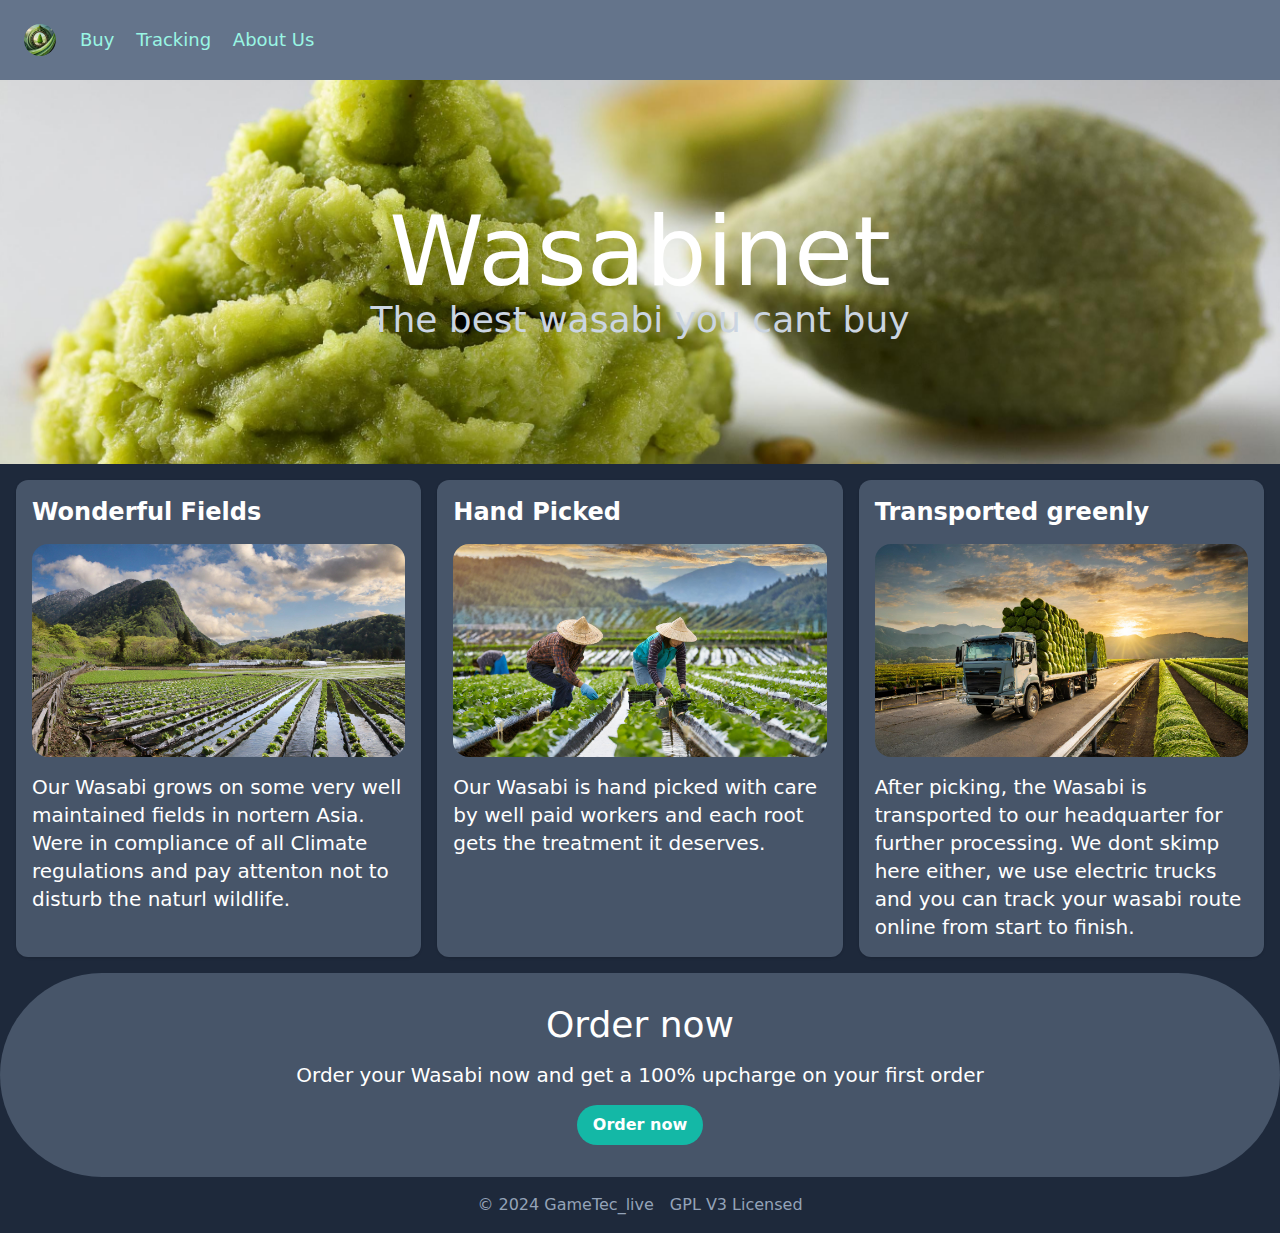
<file: index.html>
<!DOCTYPE html>
<html lang="en">

<head>
    <meta charset="UTF-8">
    <meta name="viewport" content="width=device-width, initial-scale=1.0">
    <title>Wasabinet</title>
    <link rel="stylesheet" href="style.css">
    <link rel="icon" href="images/logo.jpg" type="image/x-icon">
</head>

<body class="bg-slate-800 text-white">
    <nav class="flex items-center justify-between flex-wrap bg-slate-500 p-6">
        <div class="flex items-center flex-shrink-0 text-white mr-6">
            <a href="/">
                <img class="h-8 w-8 rounded-full" src="/images/logo.jpg" alt="Logo">
            </a>
        </div>
        <div class="w-full block flex-grow lg:flex lg:items-center lg:w-auto">
            <div class="text-lg lg:flex-grow">
                <a href="buy.html" class="block mt-4 lg:inline-block lg:mt-0 text-teal-200 hover:text-white mr-4">
                    Buy
                </a>
                <a href="track.html" class="block mt-4 lg:inline-block lg:mt-0 text-teal-200 hover:text-white mr-4">
                    Tracking
                </a>
                <a href="about-us.html" class="block mt-4 lg:inline-block lg:mt-0 text-teal-200 hover:text-white">
                    About Us
                </a>
            </div>
        </div>
    </nav>
    <div class="relative">
        <div class="carousel relative h-96">
            <img class="transition duration-1000 opacity-0 absolute object-cover w-full h-full" src="images/wasabi1.jpg" alt="wasabi1">
            <img class="transition duration-1000 opacity-0 absolute object-cover w-full h-full" src="images/wasabi2.jpg" alt="wasabi2">
            <img class="transition duration-1000 opacity-0 absolute object-cover w-full h-full" src="images/wasabi3.jpg" alt="wasabi3">
            <img class="transition duration-1000 opacity-0 absolute object-cover w-full h-full" src="images/wasabi4.jpg" alt="wasabi4">
        </div>
        <div class="absolute top-0 left-0 w-full h-full flex flex-col items-center justify-center">
            <h1 class="text-4xl md:text-8xl">Wasabinet</h1>
            <h2 class="text-2xl text-slate-300 md:text-4xl">The best wasabi you cant buy</h2>
        </div>
    </div>

    <div class="grid grid-cols-1 sm:grid-cols-2 md:grid-cols-3 gap-4 p-4">
        <div class="card">
            <h2 class="text-2xl font-bold text-white mb-4">Wonderful Fields</h2>
            <img class="rounded-2xl mb-4" src="images/wasabi-field.jpg" alt="Image Description">
            <p class="text-white text-xl">Our Wasabi grows on some very well maintained fields in nortern Asia. Were in compliance of all Climate regulations and pay attenton not to disturb the naturl wildlife.</p>
        </div>
        <div class="card">
            <h2 class="text-2xl font-bold text-white mb-4">Hand Picked</h2>
            <img class="rounded-2xl mb-4" src="images/wasabi-farmers.jpg" alt="Image Description">
            <p class="text-white text-xl">Our Wasabi is hand picked with care by well paid workers and each root gets the treatment it deserves.</p>
        </div>
        <div class="card">
            <h2 class="text-2xl font-bold text-white mb-4">Transported greenly</h2>
            <img class="rounded-2xl mb-4" src="images/wasabi-truck.jpg" alt="Image Description">
            <p class="text-white text-xl">After picking, the Wasabi is transported to our headquarter for further processing. We dont skimp here either, we use electric trucks and you can track your wasabi route online from start to finish.</p>
        </div>
    </div>

    <div class="bg-slate-600 p-8 rounded-full">
        <h2 class="text-4xl text-center text-white mb-4">Order now</h2>
        <p class="text-center text-white text-xl">Order your Wasabi now and get a 100% upcharge on your first order</p>
        <div class="flex justify-center mt-4">
            <a href="buy" class="bg-teal-500 hover:bg-teal-700 text-white font-bold py-2 px-4 rounded-full">Order now</a>
        </div>
    </div>

    <footer class="text-center text-slate-400 py-4 flex justify-center px-8 space-x-4">
        <p>© 2024 GameTec_live</p>
        <a href="https://www.gnu.org/licenses/gpl-3.0.en.html" class="text-slate-400">GPL V3 Licensed</a>
    </footer>
</body>

<script>
    let carouselImages = Array.from(document.querySelector('.carousel').children);
    let currentIndex = 0;

    function updateCarousel() {
        carouselImages.forEach((img, index) => {
            if (index === currentIndex) {
                img.classList.remove('opacity-0');
                img.classList.add('opacity-100');
            } else {
                img.classList.remove('opacity-100');
                img.classList.add('opacity-0');
            }
        });

        currentIndex = (currentIndex + 1) % carouselImages.length;
    }

    setInterval(updateCarousel, 4000); // Change image every 4 seconds
    updateCarousel(); // Initial update
</script>
</html>
</file>
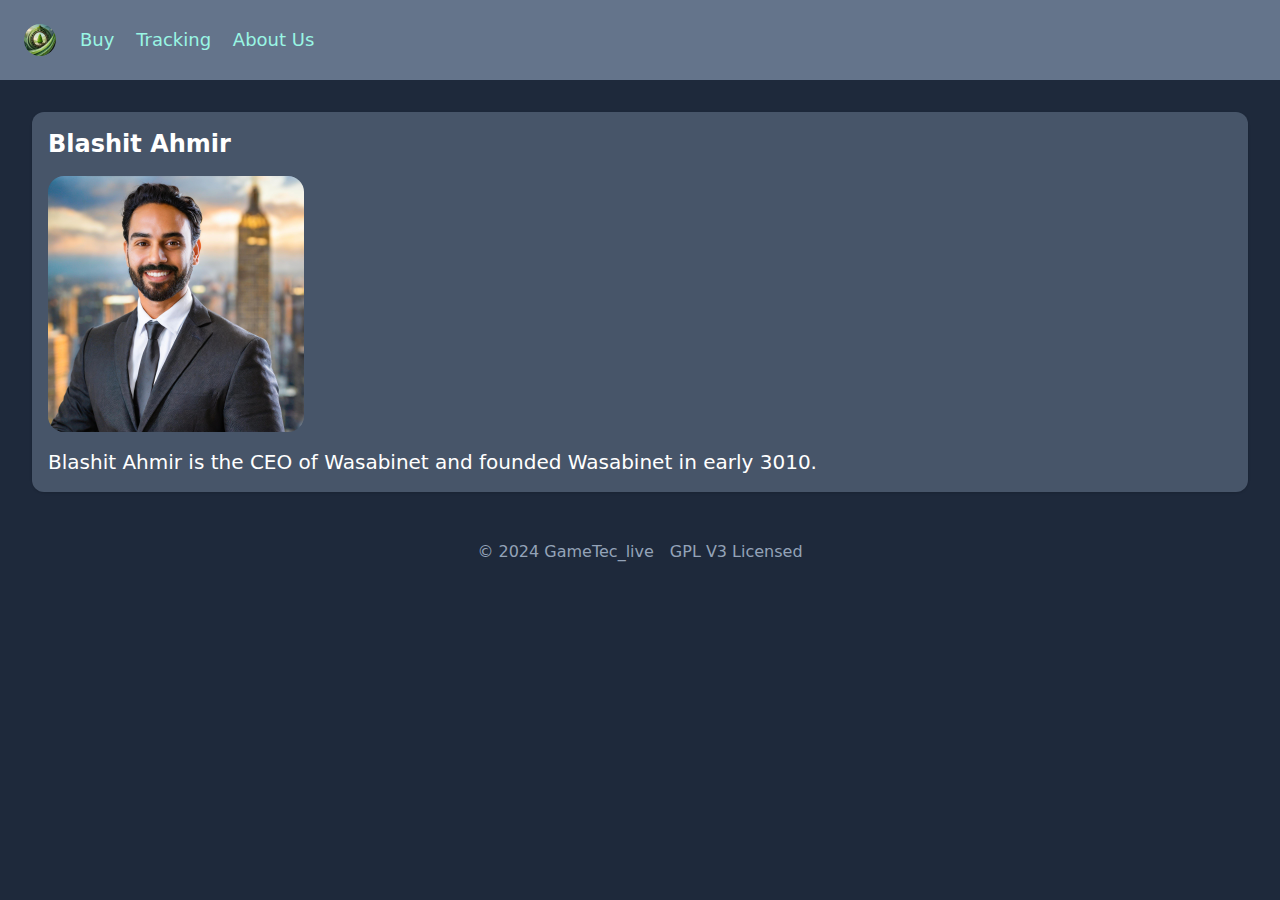
<file: about-us.html>
<!DOCTYPE html>
<html lang="en">

<head>
    <meta charset="UTF-8">
    <meta name="viewport" content="width=device-width, initial-scale=1.0">
    <title>Wasabinet - Order</title>
    <link rel="stylesheet" href="style.css">
    <link rel="icon" href="images/logo.jpg" type="image/x-icon">
</head>

<body class="bg-slate-800 text-white">
    <nav class="flex items-center justify-between flex-wrap bg-slate-500 p-6">
        <div class="flex items-center flex-shrink-0 text-white mr-6">
            <a href="/">
                <img class="h-8 w-8 rounded-full" src="images/logo.jpg" alt="Logo">
            </a>
        </div>
        <div class="w-full block flex-grow lg:flex lg:items-center lg:w-auto">
            <div class="text-lg lg:flex-grow">
                <a href="buy.html" class="block mt-4 lg:inline-block lg:mt-0 text-teal-200 hover:text-white mr-4">
                    Buy
                </a>
                <a href="track.html" class="block mt-4 lg:inline-block lg:mt-0 text-teal-200 hover:text-white mr-4">
                    Tracking
                </a>
                <a href="about-us.html" class="block mt-4 lg:inline-block lg:mt-0 text-teal-200 hover:text-white">
                    About Us
                </a>
            </div>
        </div>
    </nav>

    <div class="card m-8 w-24">
        <h2 class="text-2xl font-bold text-white mb-4">Blashit Ahmir</h2>
        <img class="rounded-2xl mb-4 h-64" src="images/ceo.jpg" alt="CEO">
        <p class="text-white text-xl">Blashit Ahmir is the CEO of Wasabinet and founded Wasabinet in early 3010.</p>
    </div>


    <footer class="text-center text-slate-400 py-4 flex justify-center px-8 space-x-4">
        <p>© 2024 GameTec_live</p>
        <a href="https://www.gnu.org/licenses/gpl-3.0.en.html" class="text-slate-400">GPL V3 Licensed</a>
    </footer>
</body>

</html>
</file>
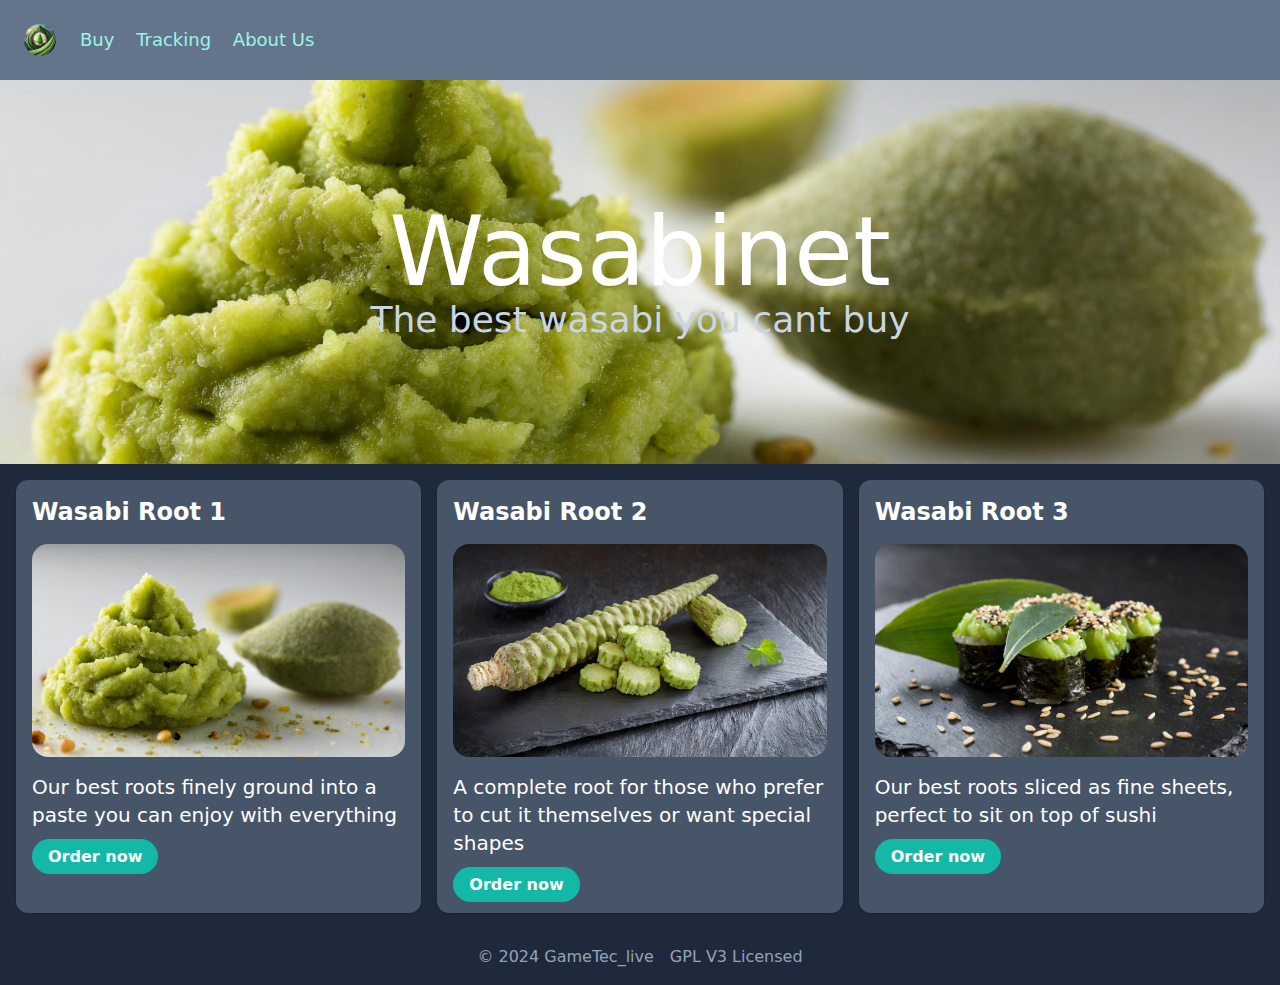
<file: buy.html>
<!DOCTYPE html>
<html lang="en">

<head>
    <meta charset="UTF-8">
    <meta name="viewport" content="width=device-width, initial-scale=1.0">
    <title>Wasabinet - Order</title>
    <link rel="stylesheet" href="style.css">
    <link rel="icon" href="images/logo.jpg" type="image/x-icon">
</head>

<body class="bg-slate-800 text-white">
    <nav class="flex items-center justify-between flex-wrap bg-slate-500 p-6">
        <div class="flex items-center flex-shrink-0 text-white mr-6">
            <a href="/">
                <img class="h-8 w-8 rounded-full" src="images/logo.jpg" alt="Logo">
            </a>
        </div>
        <div class="w-full block flex-grow lg:flex lg:items-center lg:w-auto">
            <div class="text-lg lg:flex-grow">
                <a href="buy.html" class="block mt-4 lg:inline-block lg:mt-0 text-teal-200 hover:text-white mr-4">
                    Buy
                </a>
                <a href="track.html" class="block mt-4 lg:inline-block lg:mt-0 text-teal-200 hover:text-white mr-4">
                    Tracking
                </a>
                <a href="about-us.html" class="block mt-4 lg:inline-block lg:mt-0 text-teal-200 hover:text-white">
                    About Us
                </a>
            </div>
        </div>
    </nav>
    <div class="relative">
        <div class="carousel relative h-96">
            <img class="transition duration-1000 opacity-0 absolute object-cover w-full h-full" src="images/wasabi1.jpg" alt="wasabi1">
            <img class="transition duration-1000 opacity-0 absolute object-cover w-full h-full" src="images/wasabi2.jpg" alt="wasabi2">
            <img class="transition duration-1000 opacity-0 absolute object-cover w-full h-full" src="images/wasabi3.jpg" alt="wasabi3">
            <img class="transition duration-1000 opacity-0 absolute object-cover w-full h-full" src="images/wasabi4.jpg" alt="wasabi4">
        </div>
        <div class="absolute top-0 left-0 w-full h-full flex flex-col items-center justify-center">
            <h1 class="text-4xl md:text-8xl">Wasabinet</h1>
            <h2 class="text-2xl text-slate-300 md:text-4xl">The best wasabi you cant buy</h2>
        </div>
    </div>

    <div class="grid grid-cols-1 sm:grid-cols-2 md:grid-cols-3 gap-4 p-4">
        <div class="card">
            <h2 class="text-2xl font-bold text-white mb-4">Wasabi Root 1</h2>
            <img class="rounded-2xl mb-4" src="images/wasabi1.jpg" alt="Wasabi Root 1">
            <p class="text-white text-xl mb-4">Our best roots finely ground into a paste you can enjoy with everything</p>
            <a href="order?product=wasabi1" class="bg-teal-500 hover:bg-teal-700 text-white font-bold py-2 px-4 rounded-full">Order now</a>
        </div>
        <div class="card">
            <h2 class="text-2xl font-bold text-white mb-4">Wasabi Root 2</h2>
            <img class="rounded-2xl mb-4" src="images/wasabi2.jpg" alt="Wasabi Root 2">
            <p class="text-white text-xl mb-4">A complete root for those who prefer to cut it themselves or want special shapes</p>
            <a href="order?product=wasabi2" class="bg-teal-500 hover:bg-teal-700 text-white font-bold py-2 px-4 rounded-full">Order now</a>
        </div>
        <div class="card">
            <h2 class="text-2xl font-bold text-white mb-4">Wasabi Root 3</h2>
            <img class="rounded-2xl mb-4" src="images/wasabi3.jpg" alt="Wasabi Root 3">
            <p class="text-white text-xl mb-4">Our best roots sliced as fine sheets, perfect to sit on top of sushi</p>
            <a href="order?product=wasabi3" class="bg-teal-500 hover:bg-teal-700 text-white font-bold py-2 px-4 rounded-full">Order now</a>
        </div>
    </div>

    <footer class="text-center text-slate-400 py-4 flex justify-center px-8 space-x-4">
        <p>© 2024 GameTec_live</p>
        <a href="https://www.gnu.org/licenses/gpl-3.0.en.html" class="text-slate-400">GPL V3 Licensed</a>
    </footer>
</body>

<script>
    let carouselImages = Array.from(document.querySelector('.carousel').children);
    let currentIndex = 0;

    function updateCarousel() {
        carouselImages.forEach((img, index) => {
            if (index === currentIndex) {
                img.classList.remove('opacity-0');
                img.classList.add('opacity-100');
            } else {
                img.classList.remove('opacity-100');
                img.classList.add('opacity-0');
            }
        });

        currentIndex = (currentIndex + 1) % carouselImages.length;
    }

    setInterval(updateCarousel, 4000); // Change image every 4 seconds
    updateCarousel(); // Initial update
</script>
</html>
</file>
<file: style.css>
/*
! tailwindcss v3.4.1 | MIT License | https://tailwindcss.com
*/

/*
1. Prevent padding and border from affecting element width. (https://github.com/mozdevs/cssremedy/issues/4)
2. Allow adding a border to an element by just adding a border-width. (https://github.com/tailwindcss/tailwindcss/pull/116)
*/

*,
::before,
::after {
  box-sizing: border-box;
  /* 1 */
  border-width: 0;
  /* 2 */
  border-style: solid;
  /* 2 */
  border-color: #e5e7eb;
  /* 2 */
}

::before,
::after {
  --tw-content: '';
}

/*
1. Use a consistent sensible line-height in all browsers.
2. Prevent adjustments of font size after orientation changes in iOS.
3. Use a more readable tab size.
4. Use the user's configured `sans` font-family by default.
5. Use the user's configured `sans` font-feature-settings by default.
6. Use the user's configured `sans` font-variation-settings by default.
7. Disable tap highlights on iOS
*/

html,
:host {
  line-height: 1.5;
  /* 1 */
  -webkit-text-size-adjust: 100%;
  /* 2 */
  -moz-tab-size: 4;
  /* 3 */
  -o-tab-size: 4;
     tab-size: 4;
  /* 3 */
  font-family: ui-sans-serif, system-ui, sans-serif, "Apple Color Emoji", "Segoe UI Emoji", "Segoe UI Symbol", "Noto Color Emoji";
  /* 4 */
  font-feature-settings: normal;
  /* 5 */
  font-variation-settings: normal;
  /* 6 */
  -webkit-tap-highlight-color: transparent;
  /* 7 */
}

/*
1. Remove the margin in all browsers.
2. Inherit line-height from `html` so users can set them as a class directly on the `html` element.
*/

body {
  margin: 0;
  /* 1 */
  line-height: inherit;
  /* 2 */
}

/*
1. Add the correct height in Firefox.
2. Correct the inheritance of border color in Firefox. (https://bugzilla.mozilla.org/show_bug.cgi?id=190655)
3. Ensure horizontal rules are visible by default.
*/

hr {
  height: 0;
  /* 1 */
  color: inherit;
  /* 2 */
  border-top-width: 1px;
  /* 3 */
}

/*
Add the correct text decoration in Chrome, Edge, and Safari.
*/

abbr:where([title]) {
  -webkit-text-decoration: underline dotted;
          text-decoration: underline dotted;
}

/*
Remove the default font size and weight for headings.
*/

h1,
h2,
h3,
h4,
h5,
h6 {
  font-size: inherit;
  font-weight: inherit;
}

/*
Reset links to optimize for opt-in styling instead of opt-out.
*/

a {
  color: inherit;
  text-decoration: inherit;
}

/*
Add the correct font weight in Edge and Safari.
*/

b,
strong {
  font-weight: bolder;
}

/*
1. Use the user's configured `mono` font-family by default.
2. Use the user's configured `mono` font-feature-settings by default.
3. Use the user's configured `mono` font-variation-settings by default.
4. Correct the odd `em` font sizing in all browsers.
*/

code,
kbd,
samp,
pre {
  font-family: ui-monospace, SFMono-Regular, Menlo, Monaco, Consolas, "Liberation Mono", "Courier New", monospace;
  /* 1 */
  font-feature-settings: normal;
  /* 2 */
  font-variation-settings: normal;
  /* 3 */
  font-size: 1em;
  /* 4 */
}

/*
Add the correct font size in all browsers.
*/

small {
  font-size: 80%;
}

/*
Prevent `sub` and `sup` elements from affecting the line height in all browsers.
*/

sub,
sup {
  font-size: 75%;
  line-height: 0;
  position: relative;
  vertical-align: baseline;
}

sub {
  bottom: -0.25em;
}

sup {
  top: -0.5em;
}

/*
1. Remove text indentation from table contents in Chrome and Safari. (https://bugs.chromium.org/p/chromium/issues/detail?id=999088, https://bugs.webkit.org/show_bug.cgi?id=201297)
2. Correct table border color inheritance in all Chrome and Safari. (https://bugs.chromium.org/p/chromium/issues/detail?id=935729, https://bugs.webkit.org/show_bug.cgi?id=195016)
3. Remove gaps between table borders by default.
*/

table {
  text-indent: 0;
  /* 1 */
  border-color: inherit;
  /* 2 */
  border-collapse: collapse;
  /* 3 */
}

/*
1. Change the font styles in all browsers.
2. Remove the margin in Firefox and Safari.
3. Remove default padding in all browsers.
*/

button,
input,
optgroup,
select,
textarea {
  font-family: inherit;
  /* 1 */
  font-feature-settings: inherit;
  /* 1 */
  font-variation-settings: inherit;
  /* 1 */
  font-size: 100%;
  /* 1 */
  font-weight: inherit;
  /* 1 */
  line-height: inherit;
  /* 1 */
  color: inherit;
  /* 1 */
  margin: 0;
  /* 2 */
  padding: 0;
  /* 3 */
}

/*
Remove the inheritance of text transform in Edge and Firefox.
*/

button,
select {
  text-transform: none;
}

/*
1. Correct the inability to style clickable types in iOS and Safari.
2. Remove default button styles.
*/

button,
[type='button'],
[type='reset'],
[type='submit'] {
  -webkit-appearance: button;
  /* 1 */
  background-color: transparent;
  /* 2 */
  background-image: none;
  /* 2 */
}

/*
Use the modern Firefox focus style for all focusable elements.
*/

:-moz-focusring {
  outline: auto;
}

/*
Remove the additional `:invalid` styles in Firefox. (https://github.com/mozilla/gecko-dev/blob/2f9eacd9d3d995c937b4251a5557d95d494c9be1/layout/style/res/forms.css#L728-L737)
*/

:-moz-ui-invalid {
  box-shadow: none;
}

/*
Add the correct vertical alignment in Chrome and Firefox.
*/

progress {
  vertical-align: baseline;
}

/*
Correct the cursor style of increment and decrement buttons in Safari.
*/

::-webkit-inner-spin-button,
::-webkit-outer-spin-button {
  height: auto;
}

/*
1. Correct the odd appearance in Chrome and Safari.
2. Correct the outline style in Safari.
*/

[type='search'] {
  -webkit-appearance: textfield;
  /* 1 */
  outline-offset: -2px;
  /* 2 */
}

/*
Remove the inner padding in Chrome and Safari on macOS.
*/

::-webkit-search-decoration {
  -webkit-appearance: none;
}

/*
1. Correct the inability to style clickable types in iOS and Safari.
2. Change font properties to `inherit` in Safari.
*/

::-webkit-file-upload-button {
  -webkit-appearance: button;
  /* 1 */
  font: inherit;
  /* 2 */
}

/*
Add the correct display in Chrome and Safari.
*/

summary {
  display: list-item;
}

/*
Removes the default spacing and border for appropriate elements.
*/

blockquote,
dl,
dd,
h1,
h2,
h3,
h4,
h5,
h6,
hr,
figure,
p,
pre {
  margin: 0;
}

fieldset {
  margin: 0;
  padding: 0;
}

legend {
  padding: 0;
}

ol,
ul,
menu {
  list-style: none;
  margin: 0;
  padding: 0;
}

/*
Reset default styling for dialogs.
*/

dialog {
  padding: 0;
}

/*
Prevent resizing textareas horizontally by default.
*/

textarea {
  resize: vertical;
}

/*
1. Reset the default placeholder opacity in Firefox. (https://github.com/tailwindlabs/tailwindcss/issues/3300)
2. Set the default placeholder color to the user's configured gray 400 color.
*/

input::-moz-placeholder, textarea::-moz-placeholder {
  opacity: 1;
  /* 1 */
  color: #9ca3af;
  /* 2 */
}

input::placeholder,
textarea::placeholder {
  opacity: 1;
  /* 1 */
  color: #9ca3af;
  /* 2 */
}

/*
Set the default cursor for buttons.
*/

button,
[role="button"] {
  cursor: pointer;
}

/*
Make sure disabled buttons don't get the pointer cursor.
*/

:disabled {
  cursor: default;
}

/*
1. Make replaced elements `display: block` by default. (https://github.com/mozdevs/cssremedy/issues/14)
2. Add `vertical-align: middle` to align replaced elements more sensibly by default. (https://github.com/jensimmons/cssremedy/issues/14#issuecomment-634934210)
   This can trigger a poorly considered lint error in some tools but is included by design.
*/

img,
svg,
video,
canvas,
audio,
iframe,
embed,
object {
  display: block;
  /* 1 */
  vertical-align: middle;
  /* 2 */
}

/*
Constrain images and videos to the parent width and preserve their intrinsic aspect ratio. (https://github.com/mozdevs/cssremedy/issues/14)
*/

img,
video {
  max-width: 100%;
  height: auto;
}

/* Make elements with the HTML hidden attribute stay hidden by default */

[hidden] {
  display: none;
}

*, ::before, ::after {
  --tw-border-spacing-x: 0;
  --tw-border-spacing-y: 0;
  --tw-translate-x: 0;
  --tw-translate-y: 0;
  --tw-rotate: 0;
  --tw-skew-x: 0;
  --tw-skew-y: 0;
  --tw-scale-x: 1;
  --tw-scale-y: 1;
  --tw-pan-x:  ;
  --tw-pan-y:  ;
  --tw-pinch-zoom:  ;
  --tw-scroll-snap-strictness: proximity;
  --tw-gradient-from-position:  ;
  --tw-gradient-via-position:  ;
  --tw-gradient-to-position:  ;
  --tw-ordinal:  ;
  --tw-slashed-zero:  ;
  --tw-numeric-figure:  ;
  --tw-numeric-spacing:  ;
  --tw-numeric-fraction:  ;
  --tw-ring-inset:  ;
  --tw-ring-offset-width: 0px;
  --tw-ring-offset-color: #fff;
  --tw-ring-color: rgb(59 130 246 / 0.5);
  --tw-ring-offset-shadow: 0 0 #0000;
  --tw-ring-shadow: 0 0 #0000;
  --tw-shadow: 0 0 #0000;
  --tw-shadow-colored: 0 0 #0000;
  --tw-blur:  ;
  --tw-brightness:  ;
  --tw-contrast:  ;
  --tw-grayscale:  ;
  --tw-hue-rotate:  ;
  --tw-invert:  ;
  --tw-saturate:  ;
  --tw-sepia:  ;
  --tw-drop-shadow:  ;
  --tw-backdrop-blur:  ;
  --tw-backdrop-brightness:  ;
  --tw-backdrop-contrast:  ;
  --tw-backdrop-grayscale:  ;
  --tw-backdrop-hue-rotate:  ;
  --tw-backdrop-invert:  ;
  --tw-backdrop-opacity:  ;
  --tw-backdrop-saturate:  ;
  --tw-backdrop-sepia:  ;
}

::backdrop {
  --tw-border-spacing-x: 0;
  --tw-border-spacing-y: 0;
  --tw-translate-x: 0;
  --tw-translate-y: 0;
  --tw-rotate: 0;
  --tw-skew-x: 0;
  --tw-skew-y: 0;
  --tw-scale-x: 1;
  --tw-scale-y: 1;
  --tw-pan-x:  ;
  --tw-pan-y:  ;
  --tw-pinch-zoom:  ;
  --tw-scroll-snap-strictness: proximity;
  --tw-gradient-from-position:  ;
  --tw-gradient-via-position:  ;
  --tw-gradient-to-position:  ;
  --tw-ordinal:  ;
  --tw-slashed-zero:  ;
  --tw-numeric-figure:  ;
  --tw-numeric-spacing:  ;
  --tw-numeric-fraction:  ;
  --tw-ring-inset:  ;
  --tw-ring-offset-width: 0px;
  --tw-ring-offset-color: #fff;
  --tw-ring-color: rgb(59 130 246 / 0.5);
  --tw-ring-offset-shadow: 0 0 #0000;
  --tw-ring-shadow: 0 0 #0000;
  --tw-shadow: 0 0 #0000;
  --tw-shadow-colored: 0 0 #0000;
  --tw-blur:  ;
  --tw-brightness:  ;
  --tw-contrast:  ;
  --tw-grayscale:  ;
  --tw-hue-rotate:  ;
  --tw-invert:  ;
  --tw-saturate:  ;
  --tw-sepia:  ;
  --tw-drop-shadow:  ;
  --tw-backdrop-blur:  ;
  --tw-backdrop-brightness:  ;
  --tw-backdrop-contrast:  ;
  --tw-backdrop-grayscale:  ;
  --tw-backdrop-hue-rotate:  ;
  --tw-backdrop-invert:  ;
  --tw-backdrop-opacity:  ;
  --tw-backdrop-saturate:  ;
  --tw-backdrop-sepia:  ;
}

.container {
  width: 100%;
}

@media (min-width: 640px) {
  .container {
    max-width: 640px;
  }
}

@media (min-width: 768px) {
  .container {
    max-width: 768px;
  }
}

@media (min-width: 1024px) {
  .container {
    max-width: 1024px;
  }
}

@media (min-width: 1280px) {
  .container {
    max-width: 1280px;
  }
}

@media (min-width: 1536px) {
  .container {
    max-width: 1536px;
  }
}

.card {
  border-radius: 0.75rem;
  --tw-bg-opacity: 1;
  background-color: rgb(71 85 105 / var(--tw-bg-opacity));
  padding: 1rem;
  --tw-shadow: 0 1px 3px 0 rgb(0 0 0 / 0.1), 0 1px 2px -1px rgb(0 0 0 / 0.1);
  --tw-shadow-colored: 0 1px 3px 0 var(--tw-shadow-color), 0 1px 2px -1px var(--tw-shadow-color);
  box-shadow: var(--tw-ring-offset-shadow, 0 0 #0000), var(--tw-ring-shadow, 0 0 #0000), var(--tw-shadow);
}

.sr-only {
  position: absolute;
  width: 1px;
  height: 1px;
  padding: 0;
  margin: -1px;
  overflow: hidden;
  clip: rect(0, 0, 0, 0);
  white-space: nowrap;
  border-width: 0;
}

.not-sr-only {
  position: static;
  width: auto;
  height: auto;
  padding: 0;
  margin: 0;
  overflow: visible;
  clip: auto;
  white-space: normal;
}

.pointer-events-none {
  pointer-events: none;
}

.pointer-events-auto {
  pointer-events: auto;
}

.\!visible {
  visibility: visible !important;
}

.visible {
  visibility: visible;
}

.invisible {
  visibility: hidden;
}

.collapse {
  visibility: collapse;
}

.static {
  position: static;
}

.fixed {
  position: fixed;
}

.absolute {
  position: absolute;
}

.relative {
  position: relative;
}

.sticky {
  position: sticky;
}

.-inset-1 {
  inset: -0.25rem;
}

.inset-0 {
  inset: 0px;
}

.end-1 {
  inset-inline-end: 0.25rem;
}

.left-0 {
  left: 0px;
}

.top-0 {
  top: 0px;
}

.isolate {
  isolation: isolate;
}

.isolation-auto {
  isolation: auto;
}

.row-span-3 {
  grid-row: span 3 / span 3;
}

.float-start {
  float: inline-start;
}

.float-end {
  float: inline-end;
}

.float-right {
  float: right;
}

.float-left {
  float: left;
}

.float-none {
  float: none;
}

.clear-start {
  clear: inline-start;
}

.clear-end {
  clear: inline-end;
}

.clear-left {
  clear: left;
}

.clear-right {
  clear: right;
}

.clear-both {
  clear: both;
}

.clear-none {
  clear: none;
}

.m-16 {
  margin: 4rem;
}

.m-8 {
  margin: 2rem;
}

.mb-4 {
  margin-bottom: 1rem;
}

.mr-4 {
  margin-right: 1rem;
}

.mr-6 {
  margin-right: 1.5rem;
}

.mt-2 {
  margin-top: 0.5rem;
}

.mt-4 {
  margin-top: 1rem;
}

.mb-8 {
  margin-bottom: 2rem;
}

.box-border {
  box-sizing: border-box;
}

.box-content {
  box-sizing: content-box;
}

.line-clamp-none {
  overflow: visible;
  display: block;
  -webkit-box-orient: horizontal;
  -webkit-line-clamp: none;
}

.block {
  display: block;
}

.inline-block {
  display: inline-block;
}

.inline {
  display: inline;
}

.flex {
  display: flex;
}

.inline-flex {
  display: inline-flex;
}

.table {
  display: table;
}

.inline-table {
  display: inline-table;
}

.table-caption {
  display: table-caption;
}

.table-cell {
  display: table-cell;
}

.table-column {
  display: table-column;
}

.table-column-group {
  display: table-column-group;
}

.table-footer-group {
  display: table-footer-group;
}

.table-header-group {
  display: table-header-group;
}

.table-row-group {
  display: table-row-group;
}

.table-row {
  display: table-row;
}

.flow-root {
  display: flow-root;
}

.grid {
  display: grid;
}

.inline-grid {
  display: inline-grid;
}

.\!contents {
  display: contents !important;
}

.contents {
  display: contents;
}

.list-item {
  display: list-item;
}

.hidden {
  display: none;
}

.h-8 {
  height: 2rem;
}

.h-96 {
  height: 24rem;
}

.h-full {
  height: 100%;
}

.h-60 {
  height: 15rem;
}

.h-64 {
  height: 16rem;
}

.w-8 {
  width: 2rem;
}

.w-\[this-is\\\\\] {
  width: this-is\\;
}

.w-\[this-is\] {
  width: this-is;
}

.w-\[weird-and-invalid\] {
  width: weird-and-invalid;
}

.w-full {
  width: 100%;
}

.flex-shrink {
  flex-shrink: 1;
}

.flex-shrink-0 {
  flex-shrink: 0;
}

.shrink {
  flex-shrink: 1;
}

.flex-grow {
  flex-grow: 1;
}

.grow {
  flex-grow: 1;
}

.table-auto {
  table-layout: auto;
}

.table-fixed {
  table-layout: fixed;
}

.caption-top {
  caption-side: top;
}

.caption-bottom {
  caption-side: bottom;
}

.border-collapse {
  border-collapse: collapse;
}

.border-separate {
  border-collapse: separate;
}

.\!transform {
  transform: translate(var(--tw-translate-x), var(--tw-translate-y)) rotate(var(--tw-rotate)) skewX(var(--tw-skew-x)) skewY(var(--tw-skew-y)) scaleX(var(--tw-scale-x)) scaleY(var(--tw-scale-y)) !important;
}

.transform {
  transform: translate(var(--tw-translate-x), var(--tw-translate-y)) rotate(var(--tw-rotate)) skewX(var(--tw-skew-x)) skewY(var(--tw-skew-y)) scaleX(var(--tw-scale-x)) scaleY(var(--tw-scale-y));
}

.transform-cpu {
  transform: translate(var(--tw-translate-x), var(--tw-translate-y)) rotate(var(--tw-rotate)) skewX(var(--tw-skew-x)) skewY(var(--tw-skew-y)) scaleX(var(--tw-scale-x)) scaleY(var(--tw-scale-y));
}

.transform-gpu {
  transform: translate3d(var(--tw-translate-x), var(--tw-translate-y), 0) rotate(var(--tw-rotate)) skewX(var(--tw-skew-x)) skewY(var(--tw-skew-y)) scaleX(var(--tw-scale-x)) scaleY(var(--tw-scale-y));
}

.transform-none {
  transform: none;
}

.touch-auto {
  touch-action: auto;
}

.touch-none {
  touch-action: none;
}

.touch-pan-x {
  --tw-pan-x: pan-x;
  touch-action: var(--tw-pan-x) var(--tw-pan-y) var(--tw-pinch-zoom);
}

.touch-pan-left {
  --tw-pan-x: pan-left;
  touch-action: var(--tw-pan-x) var(--tw-pan-y) var(--tw-pinch-zoom);
}

.touch-pan-right {
  --tw-pan-x: pan-right;
  touch-action: var(--tw-pan-x) var(--tw-pan-y) var(--tw-pinch-zoom);
}

.touch-pan-y {
  --tw-pan-y: pan-y;
  touch-action: var(--tw-pan-x) var(--tw-pan-y) var(--tw-pinch-zoom);
}

.touch-pan-up {
  --tw-pan-y: pan-up;
  touch-action: var(--tw-pan-x) var(--tw-pan-y) var(--tw-pinch-zoom);
}

.touch-pan-down {
  --tw-pan-y: pan-down;
  touch-action: var(--tw-pan-x) var(--tw-pan-y) var(--tw-pinch-zoom);
}

.touch-pinch-zoom {
  --tw-pinch-zoom: pinch-zoom;
  touch-action: var(--tw-pan-x) var(--tw-pan-y) var(--tw-pinch-zoom);
}

.touch-manipulation {
  touch-action: manipulation;
}

.select-none {
  -webkit-user-select: none;
     -moz-user-select: none;
          user-select: none;
}

.select-text {
  -webkit-user-select: text;
     -moz-user-select: text;
          user-select: text;
}

.select-all {
  -webkit-user-select: all;
     -moz-user-select: all;
          user-select: all;
}

.select-auto {
  -webkit-user-select: auto;
     -moz-user-select: auto;
          user-select: auto;
}

.resize-none {
  resize: none;
}

.resize-y {
  resize: vertical;
}

.resize-x {
  resize: horizontal;
}

.resize {
  resize: both;
}

.snap-none {
  scroll-snap-type: none;
}

.snap-x {
  scroll-snap-type: x var(--tw-scroll-snap-strictness);
}

.snap-y {
  scroll-snap-type: y var(--tw-scroll-snap-strictness);
}

.snap-both {
  scroll-snap-type: both var(--tw-scroll-snap-strictness);
}

.snap-mandatory {
  --tw-scroll-snap-strictness: mandatory;
}

.snap-proximity {
  --tw-scroll-snap-strictness: proximity;
}

.snap-start {
  scroll-snap-align: start;
}

.snap-end {
  scroll-snap-align: end;
}

.snap-center {
  scroll-snap-align: center;
}

.snap-align-none {
  scroll-snap-align: none;
}

.snap-normal {
  scroll-snap-stop: normal;
}

.snap-always {
  scroll-snap-stop: always;
}

.list-inside {
  list-style-position: inside;
}

.list-outside {
  list-style-position: outside;
}

.appearance-none {
  -webkit-appearance: none;
     -moz-appearance: none;
          appearance: none;
}

.appearance-auto {
  -webkit-appearance: auto;
     -moz-appearance: auto;
          appearance: auto;
}

.break-before-auto {
  -moz-column-break-before: auto;
       break-before: auto;
}

.break-before-avoid {
  -moz-column-break-before: avoid;
       break-before: avoid;
}

.break-before-all {
  -moz-column-break-before: all;
       break-before: all;
}

.break-before-avoid-page {
  -moz-column-break-before: avoid;
       break-before: avoid-page;
}

.break-before-page {
  -moz-column-break-before: page;
       break-before: page;
}

.break-before-left {
  -moz-column-break-before: left;
       break-before: left;
}

.break-before-right {
  -moz-column-break-before: right;
       break-before: right;
}

.break-before-column {
  -moz-column-break-before: column;
       break-before: column;
}

.break-inside-auto {
  -moz-column-break-inside: auto;
       break-inside: auto;
}

.break-inside-avoid {
  -moz-column-break-inside: avoid;
       break-inside: avoid;
}

.break-inside-avoid-page {
  break-inside: avoid-page;
}

.break-inside-avoid-column {
  -moz-column-break-inside: avoid;
       break-inside: avoid-column;
}

.break-after-auto {
  -moz-column-break-after: auto;
       break-after: auto;
}

.break-after-avoid {
  -moz-column-break-after: avoid;
       break-after: avoid;
}

.break-after-all {
  -moz-column-break-after: all;
       break-after: all;
}

.break-after-avoid-page {
  -moz-column-break-after: avoid;
       break-after: avoid-page;
}

.break-after-page {
  -moz-column-break-after: page;
       break-after: page;
}

.break-after-left {
  -moz-column-break-after: left;
       break-after: left;
}

.break-after-right {
  -moz-column-break-after: right;
       break-after: right;
}

.break-after-column {
  -moz-column-break-after: column;
       break-after: column;
}

.grid-flow-row {
  grid-auto-flow: row;
}

.grid-flow-col {
  grid-auto-flow: column;
}

.grid-flow-dense {
  grid-auto-flow: dense;
}

.grid-flow-row-dense {
  grid-auto-flow: row dense;
}

.grid-flow-col-dense {
  grid-auto-flow: column dense;
}

.grid-cols-1 {
  grid-template-columns: repeat(1, minmax(0, 1fr));
}

.flex-row {
  flex-direction: row;
}

.flex-row-reverse {
  flex-direction: row-reverse;
}

.flex-col {
  flex-direction: column;
}

.flex-col-reverse {
  flex-direction: column-reverse;
}

.flex-wrap {
  flex-wrap: wrap;
}

.flex-wrap-reverse {
  flex-wrap: wrap-reverse;
}

.flex-nowrap {
  flex-wrap: nowrap;
}

.place-content-center {
  place-content: center;
}

.place-content-start {
  place-content: start;
}

.place-content-end {
  place-content: end;
}

.place-content-between {
  place-content: space-between;
}

.place-content-around {
  place-content: space-around;
}

.place-content-evenly {
  place-content: space-evenly;
}

.place-content-baseline {
  place-content: baseline;
}

.place-content-stretch {
  place-content: stretch;
}

.place-items-start {
  place-items: start;
}

.place-items-end {
  place-items: end;
}

.place-items-center {
  place-items: center;
}

.place-items-baseline {
  place-items: baseline;
}

.place-items-stretch {
  place-items: stretch;
}

.content-normal {
  align-content: normal;
}

.content-center {
  align-content: center;
}

.content-start {
  align-content: flex-start;
}

.content-end {
  align-content: flex-end;
}

.content-between {
  align-content: space-between;
}

.content-around {
  align-content: space-around;
}

.content-evenly {
  align-content: space-evenly;
}

.content-baseline {
  align-content: baseline;
}

.content-stretch {
  align-content: stretch;
}

.items-start {
  align-items: flex-start;
}

.items-end {
  align-items: flex-end;
}

.items-center {
  align-items: center;
}

.items-baseline {
  align-items: baseline;
}

.items-stretch {
  align-items: stretch;
}

.justify-normal {
  justify-content: normal;
}

.justify-start {
  justify-content: flex-start;
}

.justify-end {
  justify-content: flex-end;
}

.justify-center {
  justify-content: center;
}

.justify-between {
  justify-content: space-between;
}

.justify-around {
  justify-content: space-around;
}

.justify-evenly {
  justify-content: space-evenly;
}

.justify-stretch {
  justify-content: stretch;
}

.justify-items-start {
  justify-items: start;
}

.justify-items-end {
  justify-items: end;
}

.justify-items-center {
  justify-items: center;
}

.justify-items-stretch {
  justify-items: stretch;
}

.gap-4 {
  gap: 1rem;
}

.space-x-2 > :not([hidden]) ~ :not([hidden]) {
  --tw-space-x-reverse: 0;
  margin-right: calc(0.5rem * var(--tw-space-x-reverse));
  margin-left: calc(0.5rem * calc(1 - var(--tw-space-x-reverse)));
}

.space-x-4 > :not([hidden]) ~ :not([hidden]) {
  --tw-space-x-reverse: 0;
  margin-right: calc(1rem * var(--tw-space-x-reverse));
  margin-left: calc(1rem * calc(1 - var(--tw-space-x-reverse)));
}

.space-y-reverse > :not([hidden]) ~ :not([hidden]) {
  --tw-space-y-reverse: 1;
}

.space-x-reverse > :not([hidden]) ~ :not([hidden]) {
  --tw-space-x-reverse: 1;
}

.divide-x > :not([hidden]) ~ :not([hidden]) {
  --tw-divide-x-reverse: 0;
  border-right-width: calc(1px * var(--tw-divide-x-reverse));
  border-left-width: calc(1px * calc(1 - var(--tw-divide-x-reverse)));
}

.divide-y > :not([hidden]) ~ :not([hidden]) {
  --tw-divide-y-reverse: 0;
  border-top-width: calc(1px * calc(1 - var(--tw-divide-y-reverse)));
  border-bottom-width: calc(1px * var(--tw-divide-y-reverse));
}

.divide-y-reverse > :not([hidden]) ~ :not([hidden]) {
  --tw-divide-y-reverse: 1;
}

.divide-x-reverse > :not([hidden]) ~ :not([hidden]) {
  --tw-divide-x-reverse: 1;
}

.divide-solid > :not([hidden]) ~ :not([hidden]) {
  border-style: solid;
}

.divide-dashed > :not([hidden]) ~ :not([hidden]) {
  border-style: dashed;
}

.divide-dotted > :not([hidden]) ~ :not([hidden]) {
  border-style: dotted;
}

.divide-double > :not([hidden]) ~ :not([hidden]) {
  border-style: double;
}

.divide-none > :not([hidden]) ~ :not([hidden]) {
  border-style: none;
}

.place-self-auto {
  place-self: auto;
}

.place-self-start {
  place-self: start;
}

.place-self-end {
  place-self: end;
}

.place-self-center {
  place-self: center;
}

.place-self-stretch {
  place-self: stretch;
}

.self-auto {
  align-self: auto;
}

.self-start {
  align-self: flex-start;
}

.self-end {
  align-self: flex-end;
}

.self-center {
  align-self: center;
}

.self-stretch {
  align-self: stretch;
}

.self-baseline {
  align-self: baseline;
}

.justify-self-auto {
  justify-self: auto;
}

.justify-self-start {
  justify-self: start;
}

.justify-self-end {
  justify-self: end;
}

.justify-self-center {
  justify-self: center;
}

.justify-self-stretch {
  justify-self: stretch;
}

.overflow-auto {
  overflow: auto;
}

.overflow-hidden {
  overflow: hidden;
}

.overflow-clip {
  overflow: clip;
}

.overflow-visible {
  overflow: visible;
}

.overflow-scroll {
  overflow: scroll;
}

.overflow-x-auto {
  overflow-x: auto;
}

.overflow-y-auto {
  overflow-y: auto;
}

.overflow-x-hidden {
  overflow-x: hidden;
}

.overflow-y-hidden {
  overflow-y: hidden;
}

.overflow-x-clip {
  overflow-x: clip;
}

.overflow-y-clip {
  overflow-y: clip;
}

.overflow-x-visible {
  overflow-x: visible;
}

.overflow-y-visible {
  overflow-y: visible;
}

.overflow-x-scroll {
  overflow-x: scroll;
}

.overflow-y-scroll {
  overflow-y: scroll;
}

.overscroll-auto {
  overscroll-behavior: auto;
}

.overscroll-contain {
  overscroll-behavior: contain;
}

.overscroll-none {
  overscroll-behavior: none;
}

.overscroll-y-auto {
  overscroll-behavior-y: auto;
}

.overscroll-y-contain {
  overscroll-behavior-y: contain;
}

.overscroll-y-none {
  overscroll-behavior-y: none;
}

.overscroll-x-auto {
  overscroll-behavior-x: auto;
}

.overscroll-x-contain {
  overscroll-behavior-x: contain;
}

.overscroll-x-none {
  overscroll-behavior-x: none;
}

.scroll-auto {
  scroll-behavior: auto;
}

.scroll-smooth {
  scroll-behavior: smooth;
}

.truncate {
  overflow: hidden;
  text-overflow: ellipsis;
  white-space: nowrap;
}

.overflow-ellipsis {
  text-overflow: ellipsis;
}

.text-ellipsis {
  text-overflow: ellipsis;
}

.text-clip {
  text-overflow: clip;
}

.hyphens-none {
  -webkit-hyphens: none;
          hyphens: none;
}

.hyphens-manual {
  -webkit-hyphens: manual;
          hyphens: manual;
}

.hyphens-auto {
  -webkit-hyphens: auto;
          hyphens: auto;
}

.whitespace-normal {
  white-space: normal;
}

.whitespace-nowrap {
  white-space: nowrap;
}

.whitespace-pre {
  white-space: pre;
}

.whitespace-pre-line {
  white-space: pre-line;
}

.whitespace-pre-wrap {
  white-space: pre-wrap;
}

.whitespace-break-spaces {
  white-space: break-spaces;
}

.text-wrap {
  text-wrap: wrap;
}

.text-nowrap {
  text-wrap: nowrap;
}

.text-balance {
  text-wrap: balance;
}

.text-pretty {
  text-wrap: pretty;
}

.break-normal {
  overflow-wrap: normal;
  word-break: normal;
}

.break-words {
  overflow-wrap: break-word;
}

.break-all {
  word-break: break-all;
}

.break-keep {
  word-break: keep-all;
}

.rounded {
  border-radius: 0.25rem;
}

.rounded-2xl {
  border-radius: 1rem;
}

.rounded-full {
  border-radius: 9999px;
}

.rounded-xl {
  border-radius: 0.75rem;
}

.rounded-b {
  border-bottom-right-radius: 0.25rem;
  border-bottom-left-radius: 0.25rem;
}

.rounded-e {
  border-start-end-radius: 0.25rem;
  border-end-end-radius: 0.25rem;
}

.rounded-l {
  border-top-left-radius: 0.25rem;
  border-bottom-left-radius: 0.25rem;
}

.rounded-r {
  border-top-right-radius: 0.25rem;
  border-bottom-right-radius: 0.25rem;
}

.rounded-s {
  border-start-start-radius: 0.25rem;
  border-end-start-radius: 0.25rem;
}

.rounded-t {
  border-top-left-radius: 0.25rem;
  border-top-right-radius: 0.25rem;
}

.rounded-bl {
  border-bottom-left-radius: 0.25rem;
}

.rounded-br {
  border-bottom-right-radius: 0.25rem;
}

.rounded-ee {
  border-end-end-radius: 0.25rem;
}

.rounded-es {
  border-end-start-radius: 0.25rem;
}

.rounded-se {
  border-start-end-radius: 0.25rem;
}

.rounded-ss {
  border-start-start-radius: 0.25rem;
}

.rounded-tl {
  border-top-left-radius: 0.25rem;
}

.rounded-tr {
  border-top-right-radius: 0.25rem;
}

.border {
  border-width: 1px;
}

.border-x {
  border-left-width: 1px;
  border-right-width: 1px;
}

.border-y {
  border-top-width: 1px;
  border-bottom-width: 1px;
}

.border-b {
  border-bottom-width: 1px;
}

.border-e {
  border-inline-end-width: 1px;
}

.border-l {
  border-left-width: 1px;
}

.border-r {
  border-right-width: 1px;
}

.border-s {
  border-inline-start-width: 1px;
}

.border-t {
  border-top-width: 1px;
}

.border-solid {
  border-style: solid;
}

.border-dashed {
  border-style: dashed;
}

.border-dotted {
  border-style: dotted;
}

.border-double {
  border-style: double;
}

.border-hidden {
  border-style: hidden;
}

.border-none {
  border-style: none;
}

.bg-\[rgb\(255\2c 0\2c 0\)\] {
  --tw-bg-opacity: 1;
  background-color: rgb(255 0 0 / var(--tw-bg-opacity));
}

.bg-slate-500 {
  --tw-bg-opacity: 1;
  background-color: rgb(100 116 139 / var(--tw-bg-opacity));
}

.bg-slate-600 {
  --tw-bg-opacity: 1;
  background-color: rgb(71 85 105 / var(--tw-bg-opacity));
}

.bg-slate-800 {
  --tw-bg-opacity: 1;
  background-color: rgb(30 41 59 / var(--tw-bg-opacity));
}

.bg-teal-500 {
  --tw-bg-opacity: 1;
  background-color: rgb(20 184 166 / var(--tw-bg-opacity));
}

.bg-black {
  --tw-bg-opacity: 1;
  background-color: rgb(0 0 0 / var(--tw-bg-opacity));
}

.bg-green-500 {
  --tw-bg-opacity: 1;
  background-color: rgb(34 197 94 / var(--tw-bg-opacity));
}

.bg-opacity-50 {
  --tw-bg-opacity: 0.5;
}

.decoration-slice {
  -webkit-box-decoration-break: slice;
          box-decoration-break: slice;
}

.decoration-clone {
  -webkit-box-decoration-break: clone;
          box-decoration-break: clone;
}

.box-decoration-slice {
  -webkit-box-decoration-break: slice;
          box-decoration-break: slice;
}

.box-decoration-clone {
  -webkit-box-decoration-break: clone;
          box-decoration-break: clone;
}

.bg-fixed {
  background-attachment: fixed;
}

.bg-local {
  background-attachment: local;
}

.bg-scroll {
  background-attachment: scroll;
}

.bg-clip-border {
  background-clip: border-box;
}

.bg-clip-padding {
  background-clip: padding-box;
}

.bg-clip-content {
  background-clip: content-box;
}

.bg-clip-text {
  -webkit-background-clip: text;
          background-clip: text;
}

.bg-repeat {
  background-repeat: repeat;
}

.bg-no-repeat {
  background-repeat: no-repeat;
}

.bg-repeat-x {
  background-repeat: repeat-x;
}

.bg-repeat-y {
  background-repeat: repeat-y;
}

.bg-repeat-round {
  background-repeat: round;
}

.bg-repeat-space {
  background-repeat: space;
}

.bg-origin-border {
  background-origin: border-box;
}

.bg-origin-padding {
  background-origin: padding-box;
}

.bg-origin-content {
  background-origin: content-box;
}

.object-contain {
  -o-object-fit: contain;
     object-fit: contain;
}

.object-cover {
  -o-object-fit: cover;
     object-fit: cover;
}

.object-fill {
  -o-object-fit: fill;
     object-fit: fill;
}

.object-none {
  -o-object-fit: none;
     object-fit: none;
}

.object-scale-down {
  -o-object-fit: scale-down;
     object-fit: scale-down;
}

.p-1 {
  padding: 0.25rem;
}

.p-4 {
  padding: 1rem;
}

.p-6 {
  padding: 1.5rem;
}

.p-8 {
  padding: 2rem;
}

.px-8 {
  padding-left: 2rem;
  padding-right: 2rem;
}

.py-4 {
  padding-top: 1rem;
  padding-bottom: 1rem;
}

.px-4 {
  padding-left: 1rem;
  padding-right: 1rem;
}

.py-2 {
  padding-top: 0.5rem;
  padding-bottom: 0.5rem;
}

.text-left {
  text-align: left;
}

.text-center {
  text-align: center;
}

.text-right {
  text-align: right;
}

.text-justify {
  text-align: justify;
}

.text-start {
  text-align: start;
}

.text-end {
  text-align: end;
}

.align-baseline {
  vertical-align: baseline;
}

.align-top {
  vertical-align: top;
}

.align-middle {
  vertical-align: middle;
}

.align-bottom {
  vertical-align: bottom;
}

.align-text-top {
  vertical-align: text-top;
}

.align-text-bottom {
  vertical-align: text-bottom;
}

.align-sub {
  vertical-align: sub;
}

.align-super {
  vertical-align: super;
}

.text-2xl {
  font-size: 1.5rem;
  line-height: 2rem;
}

.text-4xl {
  font-size: 2.25rem;
  line-height: 2.5rem;
}

.text-sm {
  font-size: 0.875rem;
  line-height: 1.25rem;
}

.text-lg {
  font-size: 1.125rem;
  line-height: 1.75rem;
}

.text-3xl {
  font-size: 1.875rem;
  line-height: 2.25rem;
}

.text-xl {
  font-size: 1.25rem;
  line-height: 1.75rem;
}

.font-bold {
  font-weight: 700;
}

.uppercase {
  text-transform: uppercase;
}

.lowercase {
  text-transform: lowercase;
}

.capitalize {
  text-transform: capitalize;
}

.normal-case {
  text-transform: none;
}

.italic {
  font-style: italic;
}

.not-italic {
  font-style: normal;
}

.normal-nums {
  font-variant-numeric: normal;
}

.ordinal {
  --tw-ordinal: ordinal;
  font-variant-numeric: var(--tw-ordinal) var(--tw-slashed-zero) var(--tw-numeric-figure) var(--tw-numeric-spacing) var(--tw-numeric-fraction);
}

.slashed-zero {
  --tw-slashed-zero: slashed-zero;
  font-variant-numeric: var(--tw-ordinal) var(--tw-slashed-zero) var(--tw-numeric-figure) var(--tw-numeric-spacing) var(--tw-numeric-fraction);
}

.lining-nums {
  --tw-numeric-figure: lining-nums;
  font-variant-numeric: var(--tw-ordinal) var(--tw-slashed-zero) var(--tw-numeric-figure) var(--tw-numeric-spacing) var(--tw-numeric-fraction);
}

.oldstyle-nums {
  --tw-numeric-figure: oldstyle-nums;
  font-variant-numeric: var(--tw-ordinal) var(--tw-slashed-zero) var(--tw-numeric-figure) var(--tw-numeric-spacing) var(--tw-numeric-fraction);
}

.proportional-nums {
  --tw-numeric-spacing: proportional-nums;
  font-variant-numeric: var(--tw-ordinal) var(--tw-slashed-zero) var(--tw-numeric-figure) var(--tw-numeric-spacing) var(--tw-numeric-fraction);
}

.tabular-nums {
  --tw-numeric-spacing: tabular-nums;
  font-variant-numeric: var(--tw-ordinal) var(--tw-slashed-zero) var(--tw-numeric-figure) var(--tw-numeric-spacing) var(--tw-numeric-fraction);
}

.diagonal-fractions {
  --tw-numeric-fraction: diagonal-fractions;
  font-variant-numeric: var(--tw-ordinal) var(--tw-slashed-zero) var(--tw-numeric-figure) var(--tw-numeric-spacing) var(--tw-numeric-fraction);
}

.stacked-fractions {
  --tw-numeric-fraction: stacked-fractions;
  font-variant-numeric: var(--tw-ordinal) var(--tw-slashed-zero) var(--tw-numeric-figure) var(--tw-numeric-spacing) var(--tw-numeric-fraction);
}

.text-\[\#336699\]\/\[\.35\] {
  color: rgb(51 102 153 / .35);
}

.text-blue-500 {
  --tw-text-opacity: 1;
  color: rgb(59 130 246 / var(--tw-text-opacity));
}

.text-slate-300 {
  --tw-text-opacity: 1;
  color: rgb(203 213 225 / var(--tw-text-opacity));
}

.text-slate-400 {
  --tw-text-opacity: 1;
  color: rgb(148 163 184 / var(--tw-text-opacity));
}

.text-teal-200 {
  --tw-text-opacity: 1;
  color: rgb(153 246 228 / var(--tw-text-opacity));
}

.text-white {
  --tw-text-opacity: 1;
  color: rgb(255 255 255 / var(--tw-text-opacity));
}

.underline {
  text-decoration-line: underline;
}

.overline {
  text-decoration-line: overline;
}

.line-through {
  text-decoration-line: line-through;
}

.no-underline {
  text-decoration-line: none;
}

.decoration-solid {
  text-decoration-style: solid;
}

.decoration-double {
  text-decoration-style: double;
}

.decoration-dotted {
  text-decoration-style: dotted;
}

.decoration-dashed {
  text-decoration-style: dashed;
}

.decoration-wavy {
  text-decoration-style: wavy;
}

.antialiased {
  -webkit-font-smoothing: antialiased;
  -moz-osx-font-smoothing: grayscale;
}

.subpixel-antialiased {
  -webkit-font-smoothing: auto;
  -moz-osx-font-smoothing: auto;
}

.opacity-0 {
  opacity: 0;
}

.opacity-100 {
  opacity: 1;
}

.bg-blend-normal {
  background-blend-mode: normal;
}

.bg-blend-multiply {
  background-blend-mode: multiply;
}

.bg-blend-screen {
  background-blend-mode: screen;
}

.bg-blend-overlay {
  background-blend-mode: overlay;
}

.bg-blend-darken {
  background-blend-mode: darken;
}

.bg-blend-lighten {
  background-blend-mode: lighten;
}

.bg-blend-color-dodge {
  background-blend-mode: color-dodge;
}

.bg-blend-color-burn {
  background-blend-mode: color-burn;
}

.bg-blend-hard-light {
  background-blend-mode: hard-light;
}

.bg-blend-soft-light {
  background-blend-mode: soft-light;
}

.bg-blend-difference {
  background-blend-mode: difference;
}

.bg-blend-exclusion {
  background-blend-mode: exclusion;
}

.bg-blend-hue {
  background-blend-mode: hue;
}

.bg-blend-saturation {
  background-blend-mode: saturation;
}

.bg-blend-color {
  background-blend-mode: color;
}

.bg-blend-luminosity {
  background-blend-mode: luminosity;
}

.mix-blend-normal {
  mix-blend-mode: normal;
}

.mix-blend-multiply {
  mix-blend-mode: multiply;
}

.mix-blend-screen {
  mix-blend-mode: screen;
}

.mix-blend-overlay {
  mix-blend-mode: overlay;
}

.mix-blend-darken {
  mix-blend-mode: darken;
}

.mix-blend-lighten {
  mix-blend-mode: lighten;
}

.mix-blend-color-dodge {
  mix-blend-mode: color-dodge;
}

.mix-blend-color-burn {
  mix-blend-mode: color-burn;
}

.mix-blend-hard-light {
  mix-blend-mode: hard-light;
}

.mix-blend-soft-light {
  mix-blend-mode: soft-light;
}

.mix-blend-difference {
  mix-blend-mode: difference;
}

.mix-blend-exclusion {
  mix-blend-mode: exclusion;
}

.mix-blend-hue {
  mix-blend-mode: hue;
}

.mix-blend-saturation {
  mix-blend-mode: saturation;
}

.mix-blend-color {
  mix-blend-mode: color;
}

.mix-blend-luminosity {
  mix-blend-mode: luminosity;
}

.mix-blend-plus-lighter {
  mix-blend-mode: plus-lighter;
}

.\!shadow {
  --tw-shadow: 0 1px 3px 0 rgb(0 0 0 / 0.1), 0 1px 2px -1px rgb(0 0 0 / 0.1) !important;
  --tw-shadow-colored: 0 1px 3px 0 var(--tw-shadow-color), 0 1px 2px -1px var(--tw-shadow-color) !important;
  box-shadow: var(--tw-ring-offset-shadow, 0 0 #0000), var(--tw-ring-shadow, 0 0 #0000), var(--tw-shadow) !important;
}

.shadow {
  --tw-shadow: 0 1px 3px 0 rgb(0 0 0 / 0.1), 0 1px 2px -1px rgb(0 0 0 / 0.1);
  --tw-shadow-colored: 0 1px 3px 0 var(--tw-shadow-color), 0 1px 2px -1px var(--tw-shadow-color);
  box-shadow: var(--tw-ring-offset-shadow, 0 0 #0000), var(--tw-ring-shadow, 0 0 #0000), var(--tw-shadow);
}

.outline-none {
  outline: 2px solid transparent;
  outline-offset: 2px;
}

.outline {
  outline-style: solid;
}

.outline-dashed {
  outline-style: dashed;
}

.outline-dotted {
  outline-style: dotted;
}

.outline-double {
  outline-style: double;
}

.ring {
  --tw-ring-offset-shadow: var(--tw-ring-inset) 0 0 0 var(--tw-ring-offset-width) var(--tw-ring-offset-color);
  --tw-ring-shadow: var(--tw-ring-inset) 0 0 0 calc(3px + var(--tw-ring-offset-width)) var(--tw-ring-color);
  box-shadow: var(--tw-ring-offset-shadow), var(--tw-ring-shadow), var(--tw-shadow, 0 0 #0000);
}

.ring-inset {
  --tw-ring-inset: inset;
}

.blur {
  --tw-blur: blur(8px);
  filter: var(--tw-blur) var(--tw-brightness) var(--tw-contrast) var(--tw-grayscale) var(--tw-hue-rotate) var(--tw-invert) var(--tw-saturate) var(--tw-sepia) var(--tw-drop-shadow);
}

.drop-shadow {
  --tw-drop-shadow: drop-shadow(0 1px 2px rgb(0 0 0 / 0.1)) drop-shadow(0 1px 1px rgb(0 0 0 / 0.06));
  filter: var(--tw-blur) var(--tw-brightness) var(--tw-contrast) var(--tw-grayscale) var(--tw-hue-rotate) var(--tw-invert) var(--tw-saturate) var(--tw-sepia) var(--tw-drop-shadow);
}

.grayscale {
  --tw-grayscale: grayscale(100%);
  filter: var(--tw-blur) var(--tw-brightness) var(--tw-contrast) var(--tw-grayscale) var(--tw-hue-rotate) var(--tw-invert) var(--tw-saturate) var(--tw-sepia) var(--tw-drop-shadow);
}

.invert {
  --tw-invert: invert(100%);
  filter: var(--tw-blur) var(--tw-brightness) var(--tw-contrast) var(--tw-grayscale) var(--tw-hue-rotate) var(--tw-invert) var(--tw-saturate) var(--tw-sepia) var(--tw-drop-shadow);
}

.sepia {
  --tw-sepia: sepia(100%);
  filter: var(--tw-blur) var(--tw-brightness) var(--tw-contrast) var(--tw-grayscale) var(--tw-hue-rotate) var(--tw-invert) var(--tw-saturate) var(--tw-sepia) var(--tw-drop-shadow);
}

.\!filter {
  filter: var(--tw-blur) var(--tw-brightness) var(--tw-contrast) var(--tw-grayscale) var(--tw-hue-rotate) var(--tw-invert) var(--tw-saturate) var(--tw-sepia) var(--tw-drop-shadow) !important;
}

.filter {
  filter: var(--tw-blur) var(--tw-brightness) var(--tw-contrast) var(--tw-grayscale) var(--tw-hue-rotate) var(--tw-invert) var(--tw-saturate) var(--tw-sepia) var(--tw-drop-shadow);
}

.filter-none {
  filter: none;
}

.backdrop-blur {
  --tw-backdrop-blur: blur(8px);
  -webkit-backdrop-filter: var(--tw-backdrop-blur) var(--tw-backdrop-brightness) var(--tw-backdrop-contrast) var(--tw-backdrop-grayscale) var(--tw-backdrop-hue-rotate) var(--tw-backdrop-invert) var(--tw-backdrop-opacity) var(--tw-backdrop-saturate) var(--tw-backdrop-sepia);
          backdrop-filter: var(--tw-backdrop-blur) var(--tw-backdrop-brightness) var(--tw-backdrop-contrast) var(--tw-backdrop-grayscale) var(--tw-backdrop-hue-rotate) var(--tw-backdrop-invert) var(--tw-backdrop-opacity) var(--tw-backdrop-saturate) var(--tw-backdrop-sepia);
}

.backdrop-grayscale {
  --tw-backdrop-grayscale: grayscale(100%);
  -webkit-backdrop-filter: var(--tw-backdrop-blur) var(--tw-backdrop-brightness) var(--tw-backdrop-contrast) var(--tw-backdrop-grayscale) var(--tw-backdrop-hue-rotate) var(--tw-backdrop-invert) var(--tw-backdrop-opacity) var(--tw-backdrop-saturate) var(--tw-backdrop-sepia);
          backdrop-filter: var(--tw-backdrop-blur) var(--tw-backdrop-brightness) var(--tw-backdrop-contrast) var(--tw-backdrop-grayscale) var(--tw-backdrop-hue-rotate) var(--tw-backdrop-invert) var(--tw-backdrop-opacity) var(--tw-backdrop-saturate) var(--tw-backdrop-sepia);
}

.backdrop-invert {
  --tw-backdrop-invert: invert(100%);
  -webkit-backdrop-filter: var(--tw-backdrop-blur) var(--tw-backdrop-brightness) var(--tw-backdrop-contrast) var(--tw-backdrop-grayscale) var(--tw-backdrop-hue-rotate) var(--tw-backdrop-invert) var(--tw-backdrop-opacity) var(--tw-backdrop-saturate) var(--tw-backdrop-sepia);
          backdrop-filter: var(--tw-backdrop-blur) var(--tw-backdrop-brightness) var(--tw-backdrop-contrast) var(--tw-backdrop-grayscale) var(--tw-backdrop-hue-rotate) var(--tw-backdrop-invert) var(--tw-backdrop-opacity) var(--tw-backdrop-saturate) var(--tw-backdrop-sepia);
}

.backdrop-sepia {
  --tw-backdrop-sepia: sepia(100%);
  -webkit-backdrop-filter: var(--tw-backdrop-blur) var(--tw-backdrop-brightness) var(--tw-backdrop-contrast) var(--tw-backdrop-grayscale) var(--tw-backdrop-hue-rotate) var(--tw-backdrop-invert) var(--tw-backdrop-opacity) var(--tw-backdrop-saturate) var(--tw-backdrop-sepia);
          backdrop-filter: var(--tw-backdrop-blur) var(--tw-backdrop-brightness) var(--tw-backdrop-contrast) var(--tw-backdrop-grayscale) var(--tw-backdrop-hue-rotate) var(--tw-backdrop-invert) var(--tw-backdrop-opacity) var(--tw-backdrop-saturate) var(--tw-backdrop-sepia);
}

.backdrop-filter {
  -webkit-backdrop-filter: var(--tw-backdrop-blur) var(--tw-backdrop-brightness) var(--tw-backdrop-contrast) var(--tw-backdrop-grayscale) var(--tw-backdrop-hue-rotate) var(--tw-backdrop-invert) var(--tw-backdrop-opacity) var(--tw-backdrop-saturate) var(--tw-backdrop-sepia);
          backdrop-filter: var(--tw-backdrop-blur) var(--tw-backdrop-brightness) var(--tw-backdrop-contrast) var(--tw-backdrop-grayscale) var(--tw-backdrop-hue-rotate) var(--tw-backdrop-invert) var(--tw-backdrop-opacity) var(--tw-backdrop-saturate) var(--tw-backdrop-sepia);
}

.backdrop-filter-none {
  -webkit-backdrop-filter: none;
          backdrop-filter: none;
}

.transition {
  transition-property: color, background-color, border-color, text-decoration-color, fill, stroke, opacity, box-shadow, transform, filter, -webkit-backdrop-filter;
  transition-property: color, background-color, border-color, text-decoration-color, fill, stroke, opacity, box-shadow, transform, filter, backdrop-filter;
  transition-property: color, background-color, border-color, text-decoration-color, fill, stroke, opacity, box-shadow, transform, filter, backdrop-filter, -webkit-backdrop-filter;
  transition-timing-function: cubic-bezier(0.4, 0, 0.2, 1);
  transition-duration: 150ms;
}

.duration-1000 {
  transition-duration: 1000ms;
}

.ease-in {
  transition-timing-function: cubic-bezier(0.4, 0, 1, 1);
}

.ease-in-out {
  transition-timing-function: cubic-bezier(0.4, 0, 0.2, 1);
}

.ease-out {
  transition-timing-function: cubic-bezier(0, 0, 0.2, 1);
}

.content-\[\'this-is-also-valid\]-weirdly-enough\'\] {
  --tw-content: 'this-is-also-valid]-weirdly-enough';
  content: var(--tw-content);
}

.forced-color-adjust-auto {
  forced-color-adjust: auto;
}

.forced-color-adjust-none {
  forced-color-adjust: none;
}

@media (min-width: 640px) {
  .sm\:container {
    width: 100%;
  }

  @media (min-width: 640px) {
    .sm\:container {
      max-width: 640px;
    }
  }

  @media (min-width: 768px) {
    .sm\:container {
      max-width: 768px;
    }
  }

  @media (min-width: 1024px) {
    .sm\:container {
      max-width: 1024px;
    }
  }

  @media (min-width: 1280px) {
    .sm\:container {
      max-width: 1280px;
    }
  }

  @media (min-width: 1536px) {
    .sm\:container {
      max-width: 1536px;
    }
  }
}

.hover\:bg-teal-700:hover {
  --tw-bg-opacity: 1;
  background-color: rgb(15 118 110 / var(--tw-bg-opacity));
}

.hover\:bg-green-600:hover {
  --tw-bg-opacity: 1;
  background-color: rgb(22 163 74 / var(--tw-bg-opacity));
}

.hover\:font-bold:hover {
  font-weight: 700;
}

.hover\:text-white:hover {
  --tw-text-opacity: 1;
  color: rgb(255 255 255 / var(--tw-text-opacity));
}

.hover\:shadow-2xl:hover {
  --tw-shadow: 0 25px 50px -12px rgb(0 0 0 / 0.25);
  --tw-shadow-colored: 0 25px 50px -12px var(--tw-shadow-color);
  box-shadow: var(--tw-ring-offset-shadow, 0 0 #0000), var(--tw-ring-shadow, 0 0 #0000), var(--tw-shadow);
}

.before\:hover\:text-center:hover::before {
  content: var(--tw-content);
  text-align: center;
}

.hover\:before\:text-center:hover::before {
  content: var(--tw-content);
  text-align: center;
}

.focus\:hover\:text-center:hover:focus {
  text-align: center;
}

.hover\:focus\:text-center:focus:hover {
  text-align: center;
}

@media (min-width: 640px) {
  .sm\:grid-cols-2 {
    grid-template-columns: repeat(2, minmax(0, 1fr));
  }

  .sm\:underline {
    text-decoration-line: underline;
  }
}

@media (min-width: 768px) {
  .md\:grid-cols-3 {
    grid-template-columns: repeat(3, minmax(0, 1fr));
  }

  .md\:text-4xl {
    font-size: 2.25rem;
    line-height: 2.5rem;
  }

  .md\:text-8xl {
    font-size: 6rem;
    line-height: 1;
  }
}

@media (min-width: 1024px) {
  .lg\:mt-0 {
    margin-top: 0px;
  }

  .lg\:inline-block {
    display: inline-block;
  }

  .lg\:flex {
    display: flex;
  }

  .lg\:w-auto {
    width: auto;
  }

  .lg\:flex-grow {
    flex-grow: 1;
  }

  .lg\:items-center {
    align-items: center;
  }

  .lg\:text-4xl {
    font-size: 2.25rem;
    line-height: 2.5rem;
  }

  .lg\:text-8xl {
    font-size: 6rem;
    line-height: 1;
  }
}

@media (prefers-color-scheme: dark) {
  @media (min-width: 1024px) {
    .dark\:lg\:hover\:\[paint-order\:markers\]:hover {
      paint-order: markers;
    }
  }
}
</file>
